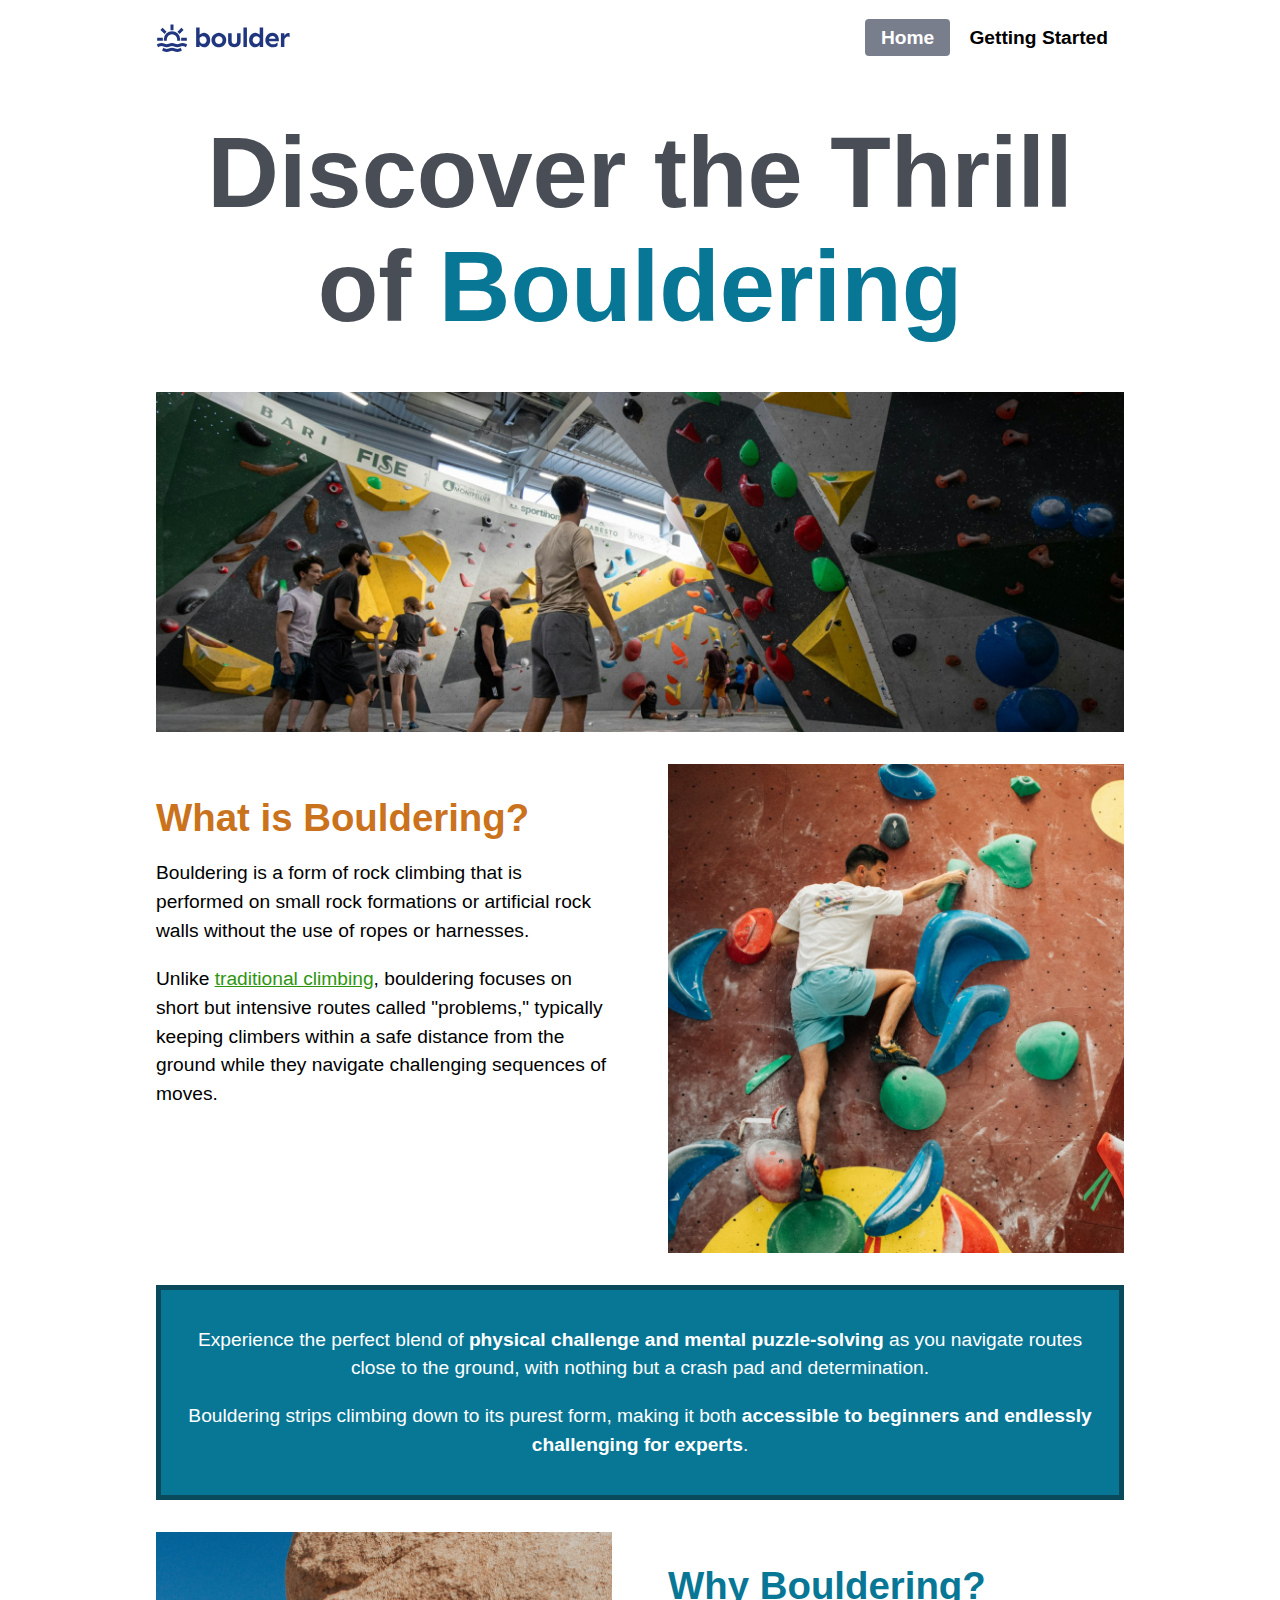
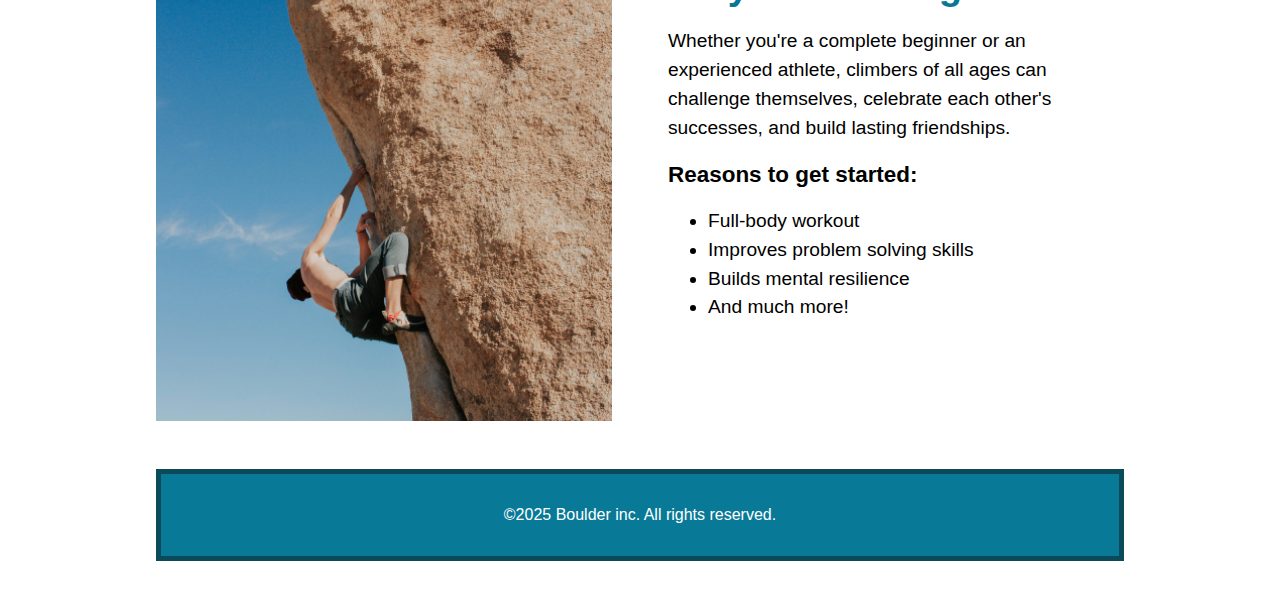
<file: index.html>
<!DOCTYPE html>
<html lang="en">

<head>
  <meta charset="UTF-8">
  <meta name="viewport" content="width=device-width, initial-scale=1.0">
  <title>Home</title>
  <link rel="stylesheet" href="styles/style.css">
</head>

<body>

  <div class="wrapper">

    <header>
      <nav>
        <img src="images/logo.svg" alt="Boulder Company Logo">
        <ul>
          <li><a class="home-link" href="#">Home</a></li>
          <li><a class="getting-started-link" href="getting-started.html">Getting Started</a></li>
        </ul>
      </nav>
    </header>

    <main>
      <h1>Discover the Thrill of <span class="teal-text">Bouldering</span></h1>

      <img class="first-img" width="100%" src="images/bouldering-gym.jpg" alt="A couple of people are looking at indoor Bouldering walls.">

      <div class="two-column-section">
        <section>
          <h2 class="orange-text">What is Bouldering?</h2>
          <p>Bouldering is a form of rock climbing that is performed on small rock formations or artificial rock walls
            without the use of ropes or harnesses.</p>
          <p>Unlike <a href="https://en.wikipedia.org/wiki/Traditional_climbing" target="_blank">traditional climbing</a>, bouldering focuses on short but intensive routes called
            "problems," typically keeping climbers within a safe distance from the ground while they navigate
            challenging
            sequences of moves.</p>
        </section>

        <img width="100%" src="images/what-is-bouldering.jpg"
          alt="A man with white t-shirt & blue shorts performing indoor bouldering.">
      </div>

      <section class="teal-bg">
        <p>Experience the perfect blend of <strong>physical challenge and mental puzzle-solving</strong> as you navigate
          routes close to the ground, with nothing but a crash pad and determination. </p>
        <p>Bouldering strips climbing down to its purest form, making it both <strong>accessible to beginners and
            endlessly challenging for experts</strong>.</p>
      </section>

      <div class="two-column-section">
        <img width="100%" src="images/why-bouldering.jpg" alt="A topless man doing outdoor bouldering.">

        <section>
          <h2 class="teal-text">Why Bouldering?</h2>
          <p>Whether you're a complete beginner or an experienced athlete, climbers of all ages can challenge
            themselves,
            celebrate each other's successes, and build lasting friendships.</p>
          <h3>Reasons to get started:</h3>
          <ul>
            <li>Full-body workout</li>
            <li>Improves problem solving skills</li>
            <li>Builds mental resilience</li>
            <li>And much more!</li>
          </ul>
        </section>
      </div>

    </main>

    <footer>
      <p>©2025 Boulder inc. All rights reserved.</p>
    </footer>

  </div>

</body>

</html>
</file>
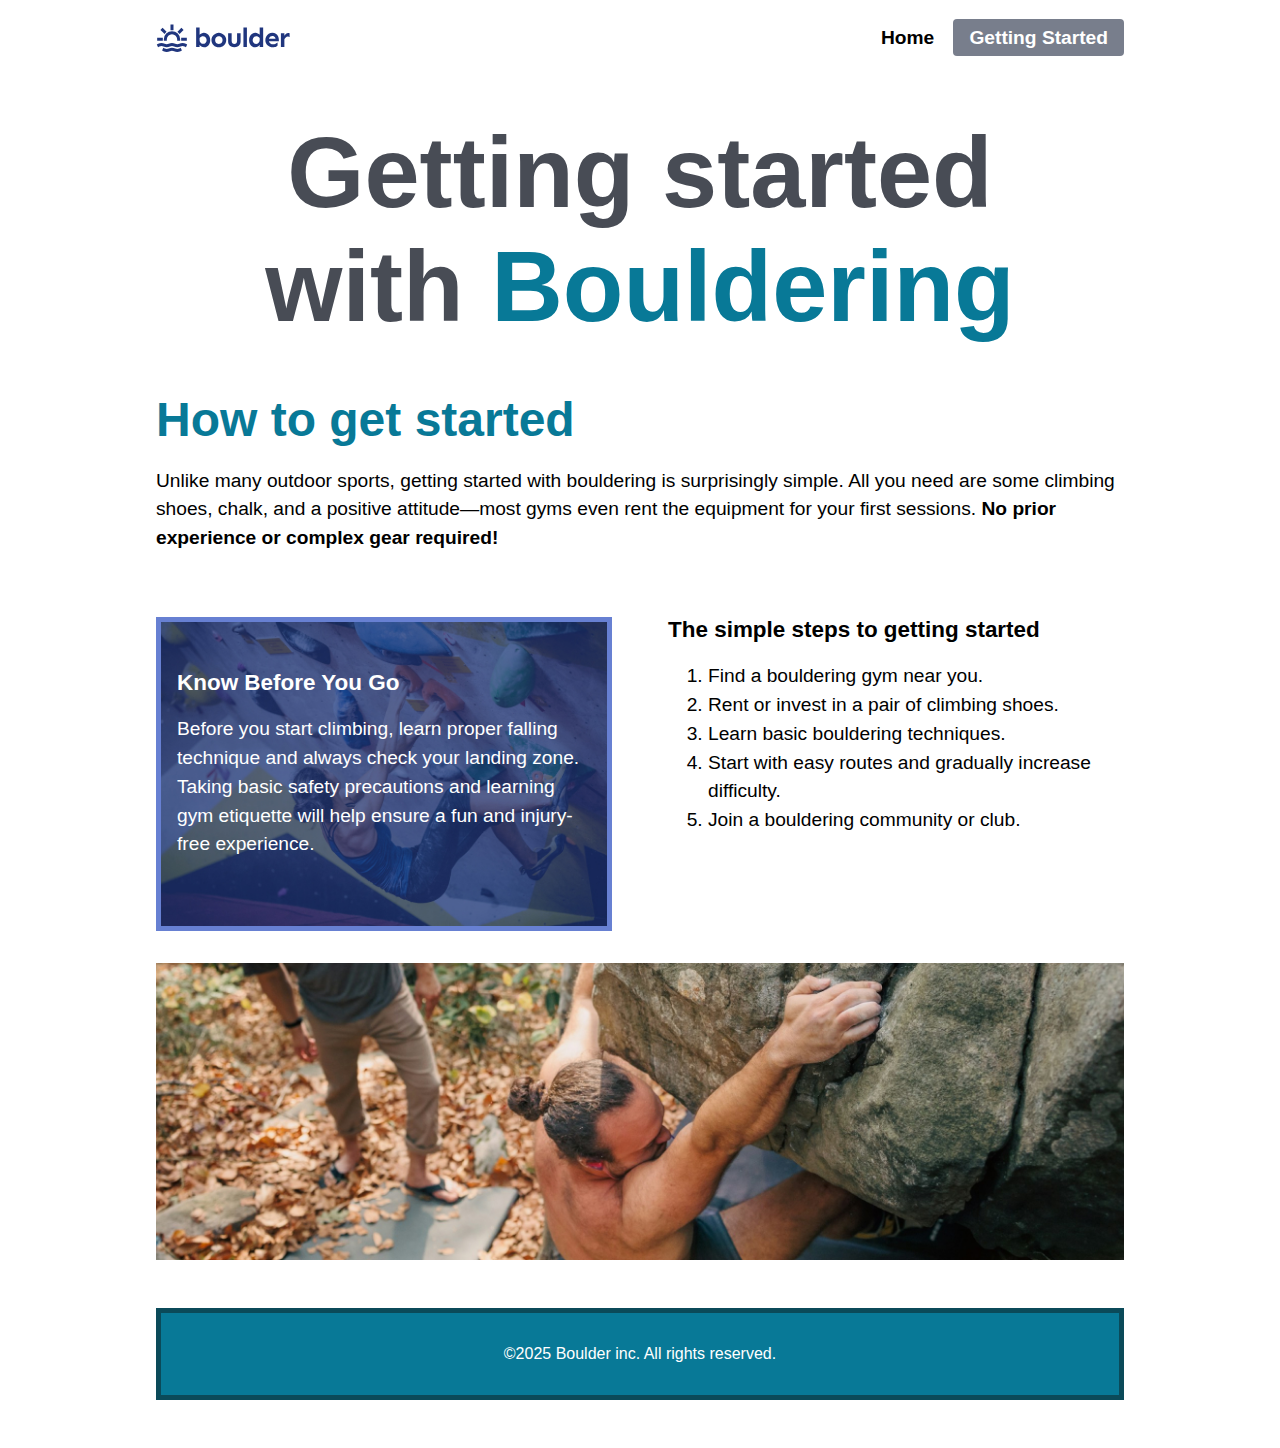
<file: getting-started.html>
<!DOCTYPE html>
<html lang="en">

<head>
  <meta charset="UTF-8">
  <meta name="viewport" content="width=device-width, initial-scale=1.0">
  <title>Getting Started</title>
  <link rel="stylesheet" href="styles/getting-started.css">
</head>

<body>

  <div class="wrapper">
    <header>
      <nav>
        <img src="images/logo.svg" alt="Boulder Company Logo">
        <ul>
          <li><a class="home-link" href="index.html">Home</a></li>
          <li><a class="getting-started-link" href="#">Getting Started</a></li>
        </ul>
      </nav>
    </header>

    <main>
      <h1>Getting started with <span>Bouldering</span></h1>

      <section>
        <h2>How to get started</h2>
        <p>Unlike many outdoor sports, getting started with bouldering is surprisingly simple. All you need are some
          climbing shoes, chalk, and a positive attitude—most gyms even rent the equipment for your first sessions.
          <strong>No prior experience or complex gear required!</strong>
        </p>
      </section>
      <div class="two-column-section">
        <section class="purple-bg">
          <h3>Know Before You Go</h3>
          <p>Before you start climbing, learn proper falling technique and always check your landing zone. Taking basic
            safety precautions and learning gym etiquette will help ensure a fun and injury-free experience.</p>
        </section>

        <section>
          <h3>The simple steps to getting started</h3>
          <ol>
            <li>Find a bouldering gym near you.</li>
            <li>Rent or invest in a pair of climbing shoes.</li>
            <li>Learn basic bouldering techniques.</li>
            <li>Start with easy routes and gradually increase difficulty.</li>
            <li>Join a bouldering community or club.</li>
          </ol>
        </section>
      </div>

      <img class="bouldering-img" src="images/getting-started-outdoors.jpg" alt="A man bouldering outside">
    </main>

    <footer>
      <p>©2025 Boulder inc. All rights reserved.</p>
    </footer>

  </div>
</body>

</html>
</file>
<file: styles/style.css>
body {
  font-family: sans-serif;
  font-size: 1.2rem;
}

.wrapper {
  max-inline-size: 1000px;
  margin-inline: auto;
  box-sizing: border-box;
  padding-inline: 1rem;
}

nav {
  display: flex;
  justify-content: space-between;
}

nav ul {
  list-style: none;
  display: none;
}

nav ul a {
  text-decoration: none;
  color: #000000;
  font-weight: bold;
  font-size: 1.2rem;
  padding: 0.5rem 1rem;
  border-radius: 4px;
  transition: 200ms;

  &:hover {
    background-color: hsl(222, 8%, 31%);
    color: #ffffff;
  }
}

.home-link{
  background-color: hsl(222, 8%, 51%);
  color: #ffffff;
}

h1,
h2,
h3 {
  margin: 0;
}

h1 {
  font-size: clamp(3rem, 1.2rem + 8vw, 6.2rem);
  text-align: center;
  color: hsl(222, 8%, 31%);
  margin: 3rem;
}

h2 {
  font-size: clamp(1.5rem, 0.9938rem + 2.25vw, 2.4rem);
}

.orange-text {
  color: #ca721c;
}

.teal-text {
  color: hsl(193, 90%, 31%);
}

section {
  margin-block: 2rem;
}

section a {
  color: hsl(106, 82%, 32%);

  &:hover{
    color: hsl(106, 82%, 42%);
  }
}

section p {
  line-height: 1.5;
}

.teal-bg {
  background-color: hsl(193, 90%, 31%);
  color: #ffffff;
  text-align: center;
  padding: 1rem;
  border: 5px solid #0b4a5b;
}

img {
  display: block;
}

.first-img {
  margin-block-end: 2rem;
}

section li {
  line-height: 1.5;
}

footer {
  margin-block: 3rem;
  background-color: #087997;
  border: 5px solid #0b4a59;
  color: #ffffff;
  font-size: initial;
  text-align: center;
  padding-block: 1rem;
}

@media (width > 700px) {
  .two-column-section {
    display: grid;
    grid-template-columns: 1fr 1fr;
    gap: 3.5rem;
  }

  nav ul {
    display: flex;
    gap: 0.2rem;
  }
}
</file>
<file: styles/getting-started.css>
body {
  font-family: sans-serif;
  font-size: 1.2rem;
}

.wrapper {
  max-inline-size: 1000px;
  margin-inline: auto;
  box-sizing: border-box;
  padding-inline: 1rem;
}

nav {
  display: flex;
  justify-content: space-between;
}

nav ul {
  list-style: none;
  display: none;
}

nav ul a {
  text-decoration: none;
  color: #000000;
  font-weight: bold;
  font-size: 1.2rem;
  padding: 0.5rem 1rem;
  border-radius: 4px;
  transition: 200ms;

  &:hover {
    background-color: hsl(222, 8%, 31%);
    color: #ffffff;
  }
}

.getting-started-link{
  background-color: hsl(222, 8%, 51%);
  color: #ffffff;
}

h1,
h2,
h3 {
  margin: 0;
}

h1 {
  font-size: clamp(3rem, 1.2rem + 8vw, 6.2rem);
  text-align: center;
  color: #484c55;
  margin: 3rem;

  span {
    color: #087997;
  }
}

h2 {
  font-size: clamp(2rem, 1.4375rem + 2.5vw, 3rem);
  color: #087997;
}

section {
  margin-block: 2rem;
}

section p {
  line-height: 1.5;
}

.purple-bg {
  background-image: url("../images/simple-steps.jpg");
  background-repeat: no-repeat;
  background-position: center;
  background-size: cover;
  padding-block: 3rem;
  padding-inline: 1rem;
  border: 5px solid #6780d2;
  color: #ffffff;
}

ol li {
  line-height: 1.5;
}


.bouldering-img {
  display: block;
  inline-size: 100%;
}

footer {
  margin-block: 3rem;
  background-color: #087997;
  border: 5px solid #0b4a59;
  color: #ffffff;
  font-size: initial;
  text-align: center;
  padding-block: 1rem;
}


@media (width > 700px) {
  .two-column-section {
    display: grid;
    grid-template-columns: 1fr 1fr;
    gap: 3.5rem;
  }

  nav ul {
    display: flex;
    gap: 0.2rem;
  }
}
</file>
